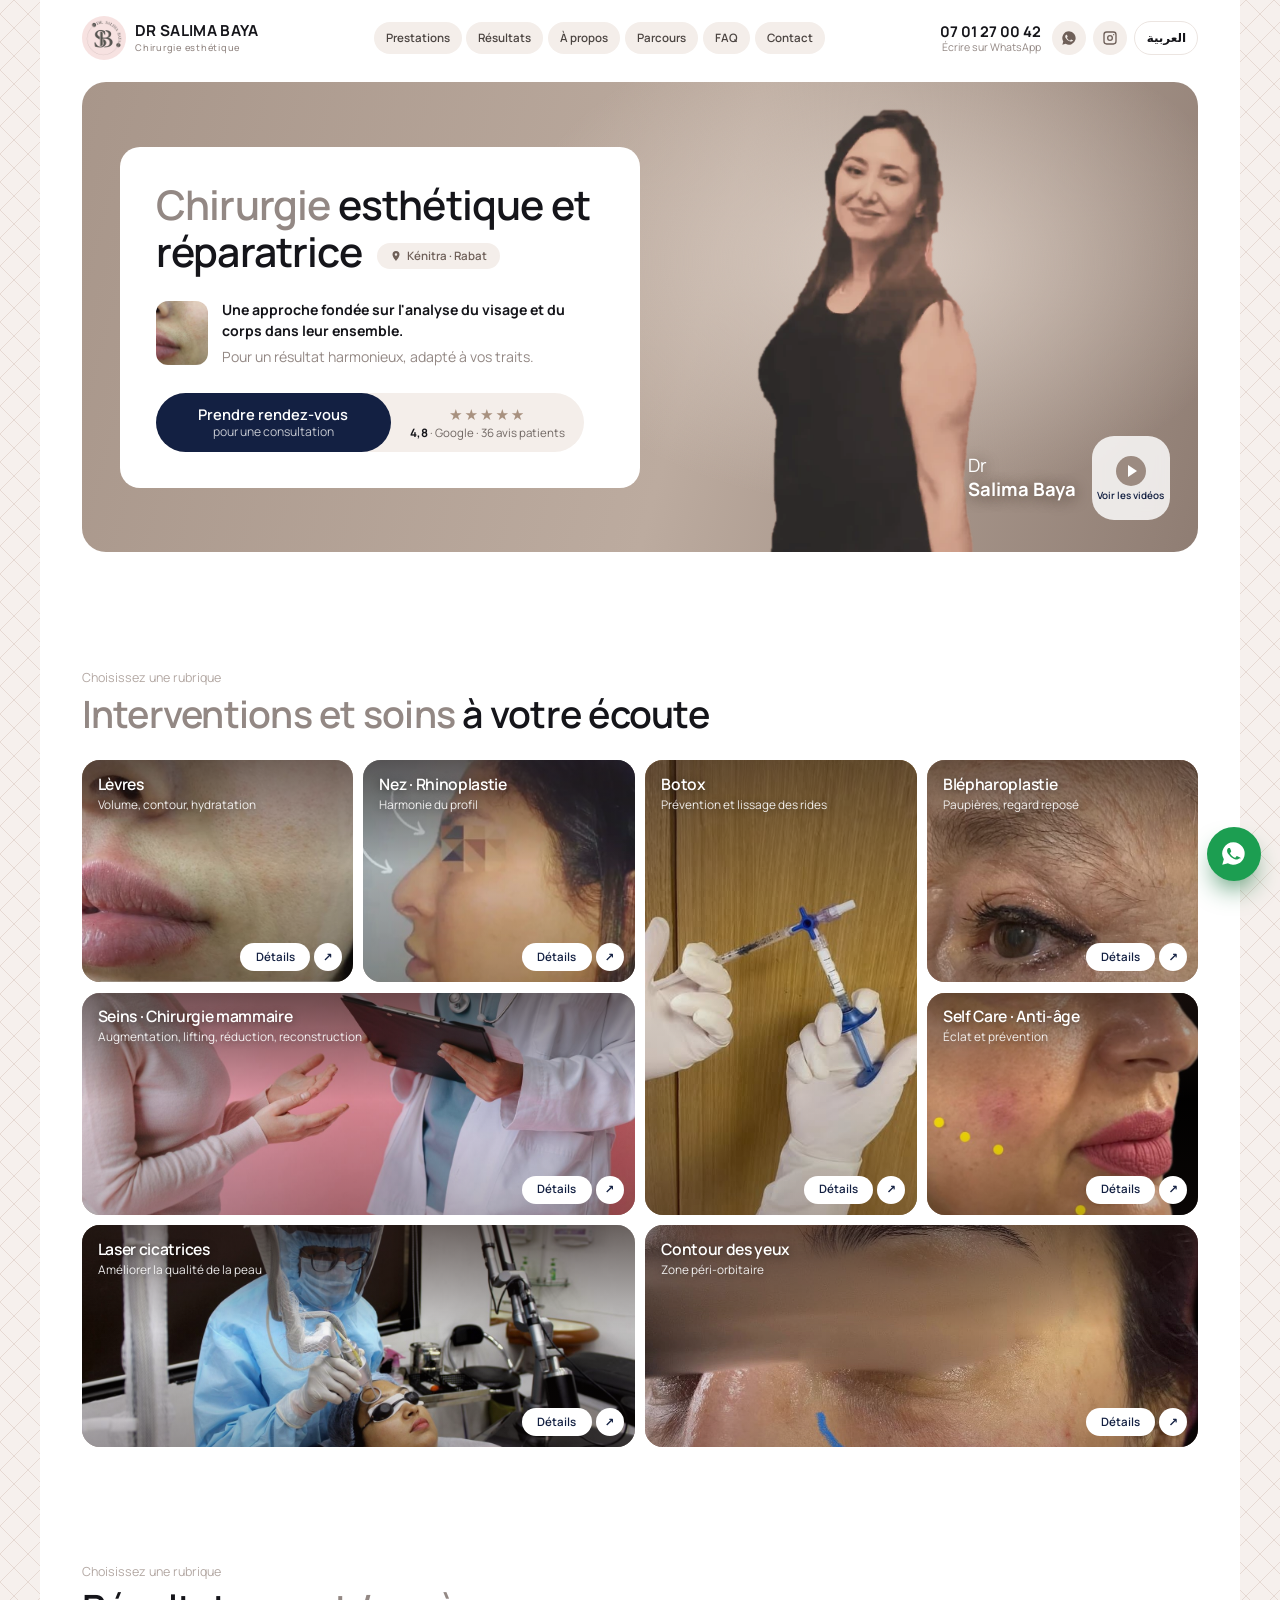
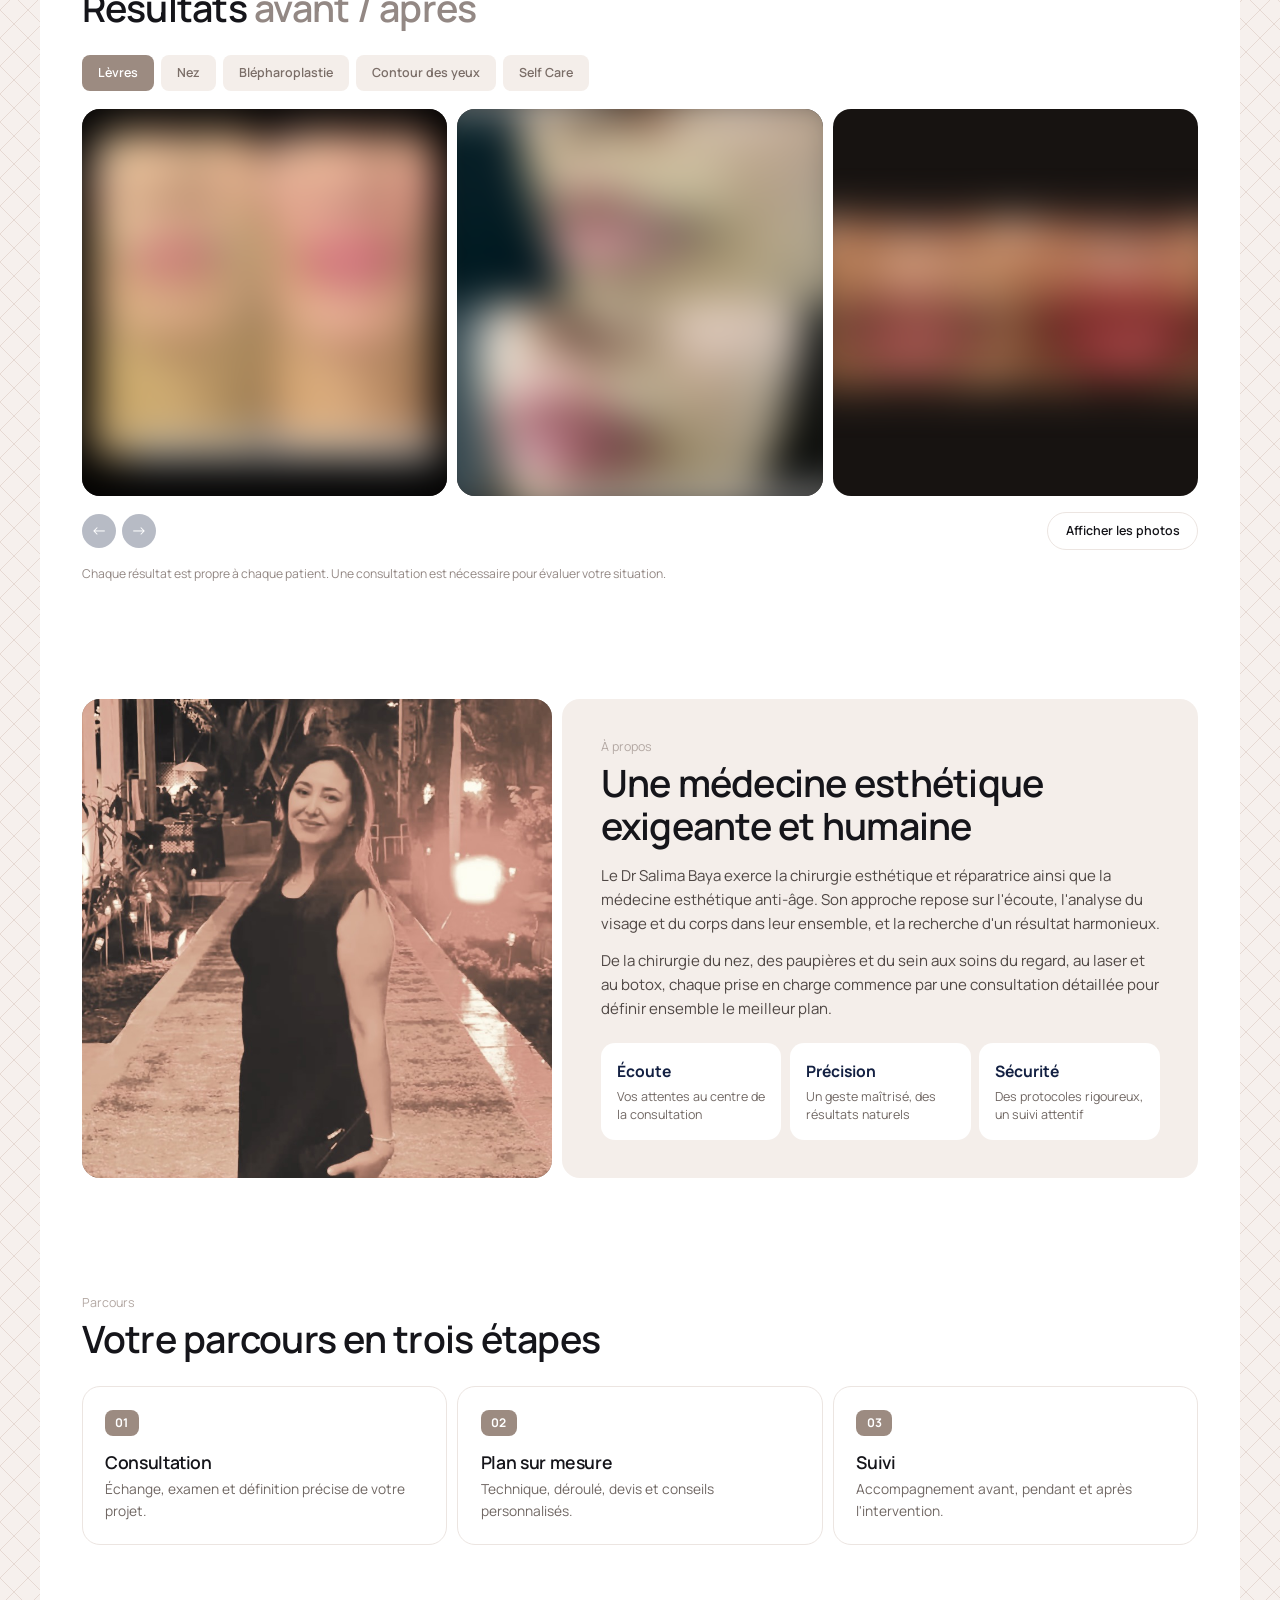
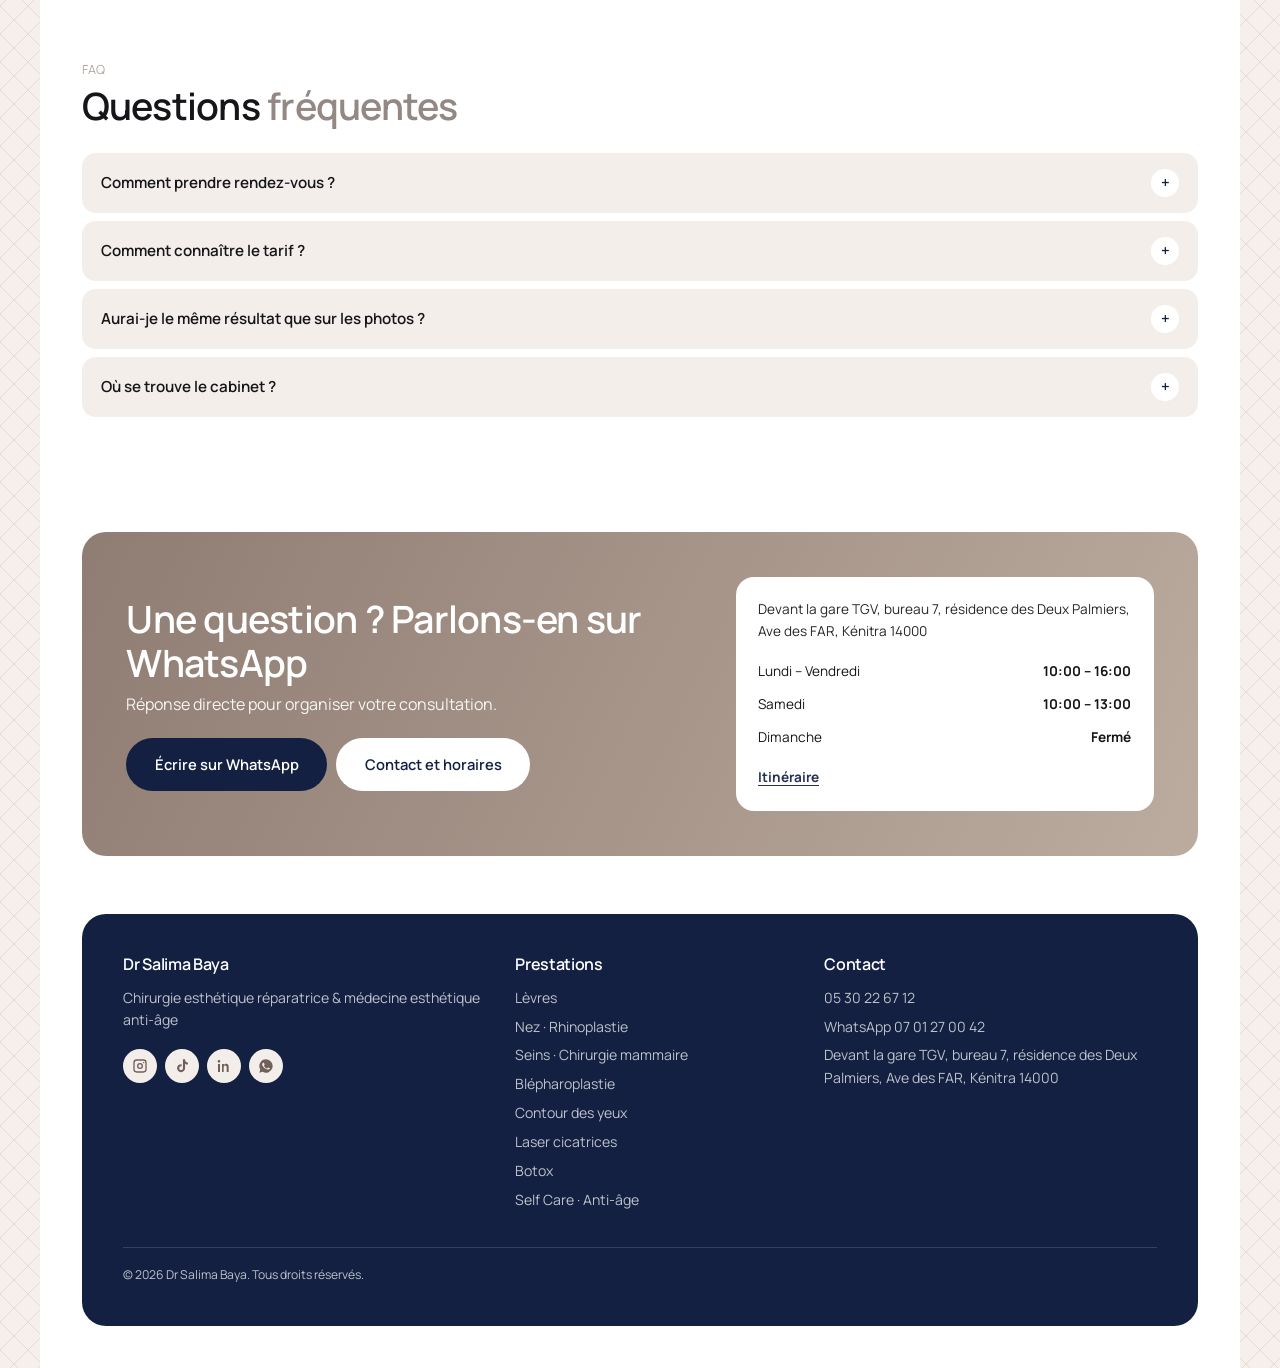
<file: index.html>
<!DOCTYPE html>
<html lang="fr" dir="ltr">
<head>
<meta charset="utf-8">
<meta name="viewport" content="width=device-width, initial-scale=1">
<title>Dr Salima Baya | Chirurgie esthétique &amp; médecine esthétique à Kénitra et Rabat</title>
<meta name="description" content="Dr Salima Baya, chirurgie esthétique réparatrice et médecine esthétique anti-âge à Kénitra et Rabat. Nez, seins, paupières, lèvres, botox, laser cicatrices. Prenez rendez-vous sur WhatsApp.">
<link rel="preconnect" href="https://fonts.googleapis.com">
<link rel="preconnect" href="https://fonts.gstatic.com" crossorigin>
<link href="https://fonts.googleapis.com/css2?family=Manrope:wght@400;500;600;700&family=Tajawal:wght@400;500;700&display=swap" rel="stylesheet">
<link rel="icon" type="image/jpeg" href="assets/logo.jpg">
<link rel="stylesheet" href="css/style.css?v=6">
<script type="application/ld+json">
{"@context":"https://schema.org","@type":"MedicalBusiness","name":"Dr Salima Baya – Chirurgie esthétique","telephone":"+212530226712","address":{"@type":"PostalAddress","streetAddress":"Devant la gare TGV, bureau 7, résidence des Deux Palmiers, Ave des FAR","addressLocality":"Kénitra","postalCode":"14000","addressCountry":"MA"},"geo":{"@type":"GeoCoordinates","latitude":34.2537592,"longitude":-6.5802756},"aggregateRating":{"@type":"AggregateRating","ratingValue":"4.8","reviewCount":"36"},"sameAs":["https://www.instagram.com/drsalimabaya/","https://www.tiktok.com/@dr.salimabaya.esthetique"]}
</script>
</head>
<body data-page="home">
<main>
  <section class="hero" id="top">
    <div class="container">
      <div class="hero-card">
        <div class="hero-visual">
          <img class="hero-doc" src="assets/doctor-cutout.webp" alt="Dr Salima Baya" width="318" height="937" fetchpriority="high">
          <div class="hero-name">
            <p data-i18n="hero.name"></p>
            <a class="play" href="https://www.tiktok.com/@dr.salimabaya.esthetique" target="_blank" rel="noopener"><i aria-hidden="true"></i><span data-i18n="hero.video"></span></a>
          </div>
        </div>
        <div class="hero-panel">
          <h1><span data-i18n="hero.title"></span> <span class="loc"><svg viewBox="0 0 24 24" aria-hidden="true"><path d="M12 2a7 7 0 0 0-7 7c0 5 7 13 7 13s7-8 7-13a7 7 0 0 0-7-7zm0 9.500A2.500 2.500 0 1 1 12 6.500a2.500 2.500 0 0 1 0 5z"/></svg><span data-i18n="stat.cities"></span></span></h1>
          <div class="hero-note">
            <img src="assets/cards/levres.jpg" alt="">
            <p><b data-i18n="hero.note1"></b><span data-i18n="hero.note2"></span></p>
          </div>
          <div class="hero-cta">
            <a class="btn btn-navy" data-wa href="#" target="_blank" rel="noopener"><span data-i18n="hero.cta1"></span><small data-i18n="hero.cta1s"></small></a>
            <div class="rating">
              <span class="stars" aria-hidden="true">★★★★★</span>
              <small><b>4,8</b> · Google · 36 <span data-i18n="stat.reviews"></span></small>
            </div>
          </div>
        </div>
      </div>
    </div>
  </section>

  <section id="services">
    <div class="container">
      <div class="sec-head rv">
        <span class="eyebrow" data-i18n="pick.eyebrow"></span>
        <h2 data-i18n="svc.title"></h2>
      </div>
      <div class="bento" id="svcGrid"></div>
    </div>
  </section>

  <section id="results">
    <div class="container rv">
      <div class="sec-head">
        <span class="eyebrow" data-i18n="pick.eyebrow"></span>
        <h2 data-i18n="res.title"></h2>
      </div>
      <div class="tabs" id="tabs" role="tablist"></div>
      <div class="slider veiled" id="slider" role="tabpanel"></div>
      <div class="res-bar">
        <div class="arrows">
          <button class="arrow" type="button" id="prev" aria-label="Précédent">←</button>
          <button class="arrow" type="button" id="next" aria-label="Suivant">→</button>
        </div>
        <button class="veil-btn" type="button" id="veilBtn"></button>
      </div>
      <p class="note" data-i18n="svc.page.note"></p>
    </div>
  </section>

  <section id="about">
    <div class="container about">
      <div class="portrait rv">
        <img src="assets/doctor-soft.jpg" alt="Dr Salima Baya" loading="lazy">
      </div>
      <div class="about-body rv">
        <span class="eyebrow" data-i18n="about.eyebrow"></span>
        <h2 data-i18n="about.title"></h2>
        <p data-i18n="about.p1"></p>
        <p data-i18n="about.p2"></p>
        <div class="values">
          <div class="value"><b data-i18n="about.v1"></b><span data-i18n="about.v1d"></span></div>
          <div class="value"><b data-i18n="about.v2"></b><span data-i18n="about.v2d"></span></div>
          <div class="value"><b data-i18n="about.v3"></b><span data-i18n="about.v3d"></span></div>
        </div>
      </div>
    </div>
  </section>

  <section id="steps">
    <div class="container">
      <div class="sec-head rv">
        <span class="eyebrow" data-i18n="steps.eyebrow"></span>
        <h2 data-i18n="steps.title"></h2>
      </div>
      <div class="steps">
        <div class="step rv"><h3 data-i18n="steps.1"></h3><p data-i18n="steps.1d"></p></div>
        <div class="step rv"><h3 data-i18n="steps.2"></h3><p data-i18n="steps.2d"></p></div>
        <div class="step rv"><h3 data-i18n="steps.3"></h3><p data-i18n="steps.3d"></p></div>
      </div>
    </div>
  </section>

  <section id="faq">
    <div class="container">
      <div class="sec-head rv">
        <span class="eyebrow" data-i18n="faq.eyebrow"></span>
        <h2 data-i18n="faq.title"></h2>
      </div>
      <div class="faq rv">
        <details><summary data-i18n="faq.q1"></summary><p data-i18n="faq.a1"></p></details>
        <details><summary data-i18n="faq.q2"></summary><p data-i18n="faq.a2"></p></details>
        <details><summary data-i18n="faq.q3"></summary><p data-i18n="faq.a3"></p></details>
        <details><summary data-i18n="faq.q4"></summary><p data-i18n="faq.a4"></p></details>
      </div>
    </div>
  </section>

  <section>
    <div class="container">
      <div class="cta-card rv">
        <div>
          <h2 data-i18n="cta.title"></h2>
          <p data-i18n="cta.sub"></p>
          <div class="actions">
            <a class="btn btn-navy" data-wa href="#" target="_blank" rel="noopener" data-i18n="cta.btn"></a>
            <a class="btn btn-light" href="contact.html" data-i18n="cta.contact"></a>
          </div>
        </div>
        <div class="cta-info">
          <p data-addr></p>
          <table class="hours" id="homeHours"></table>
          <p style="margin:.8rem 0 0"><a id="homeDir" target="_blank" rel="noopener" href="#" data-i18n="contact.dir"></a></p>
        </div>
      </div>
    </div>
  </section>
</main>
<script src="js/data.js?v=6"></script>
<script src="js/main.js?v=6"></script>
<script src="js/home.js?v=6"></script>
</body>
</html>
</file>
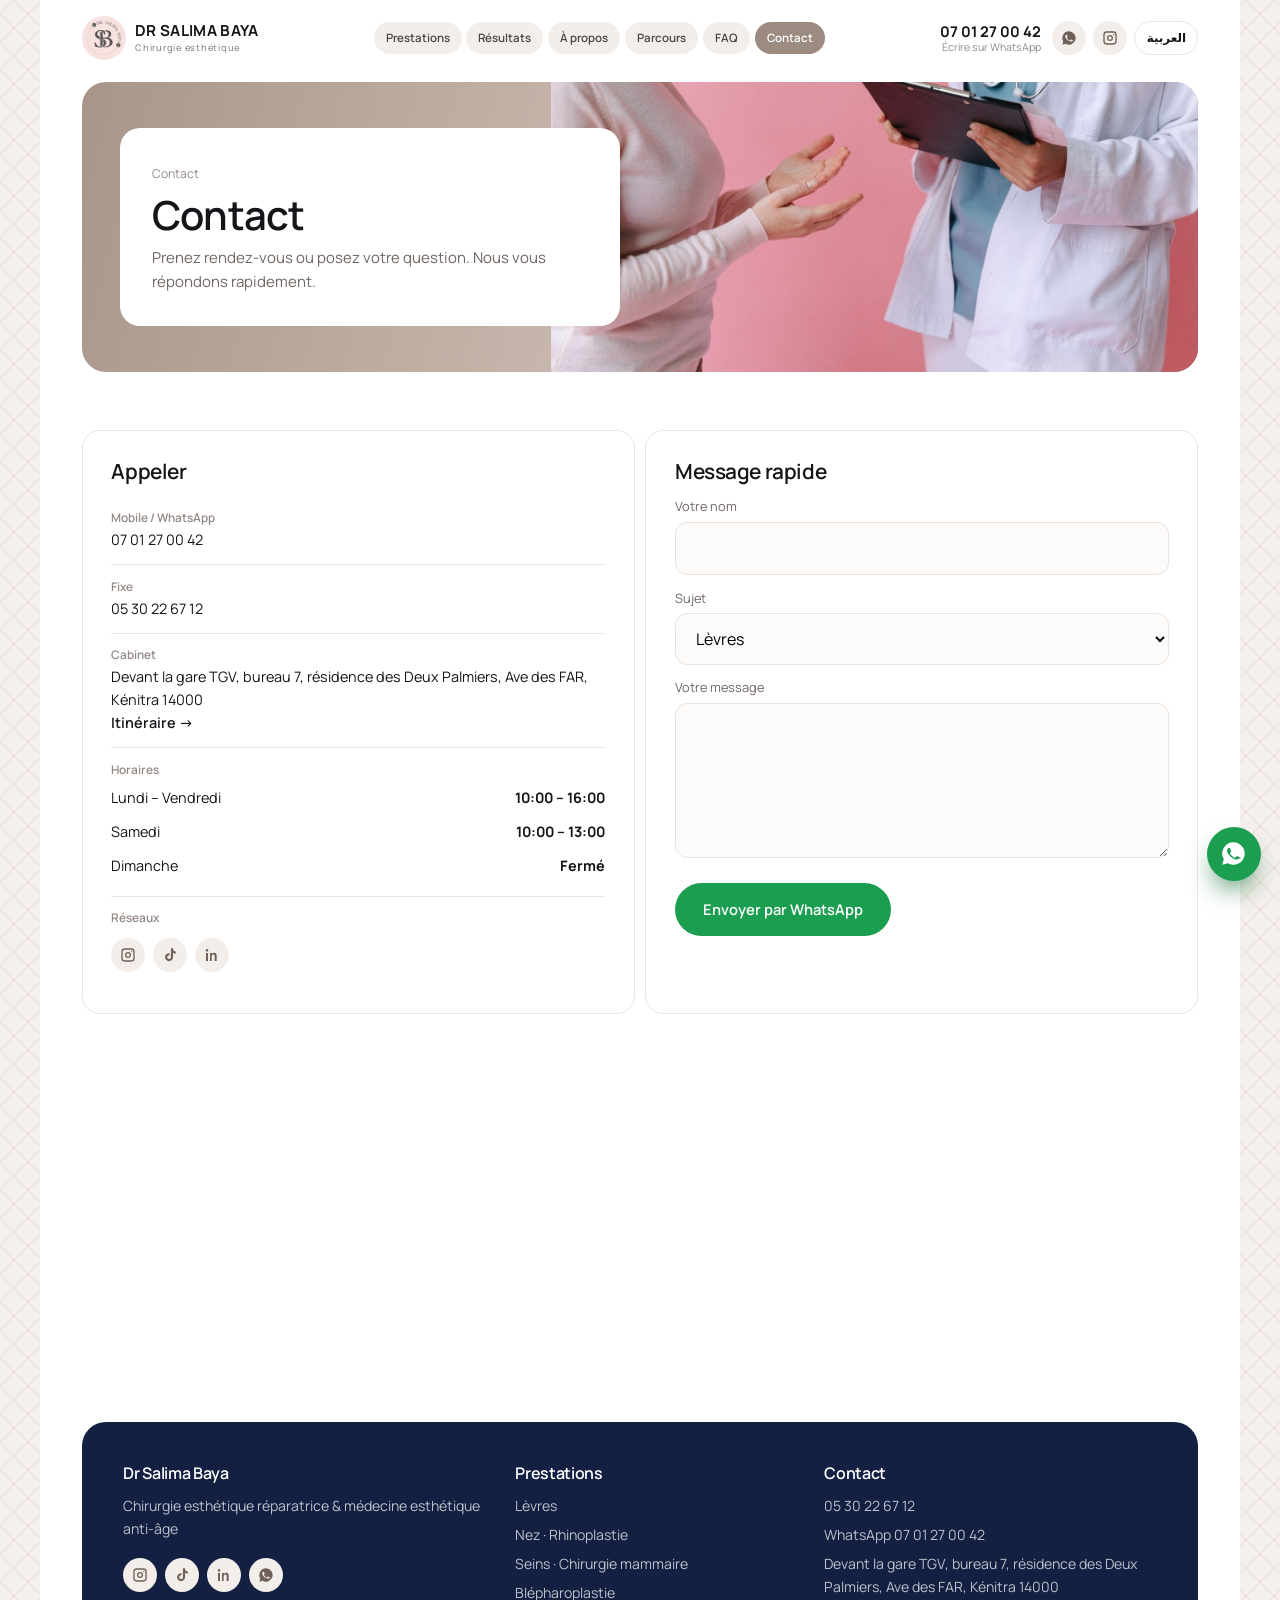
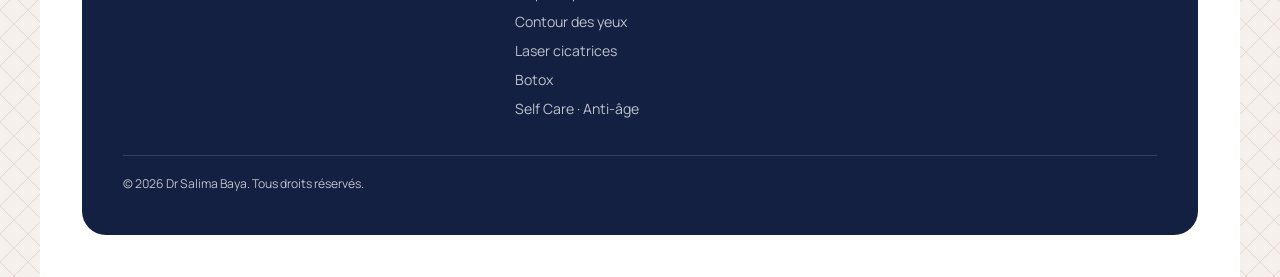
<file: contact.html>
<!DOCTYPE html>
<html lang="fr" dir="ltr">
<head>
<meta charset="utf-8">
<meta name="viewport" content="width=device-width, initial-scale=1">
<title>Contact | Dr Salima Baya – Kénitra</title>
<meta name="description" content="Contactez le cabinet du Dr Salima Baya à Kénitra : téléphone 05 30 22 67 12, WhatsApp 07 01 27 00 42, horaires et itinéraire.">
<link rel="preconnect" href="https://fonts.googleapis.com">
<link rel="preconnect" href="https://fonts.gstatic.com" crossorigin>
<link href="https://fonts.googleapis.com/css2?family=Manrope:wght@400;500;600;700&family=Tajawal:wght@400;500;700&display=swap" rel="stylesheet">
<link rel="icon" type="image/jpeg" href="assets/logo.jpg">
<link rel="stylesheet" href="css/style.css?v=6">
</head>
<body data-page="contact">
<main>
  <section class="page-hero">
    <div class="container">
      <div class="page-card">
        <img class="page-img" src="assets/cards/seins.jpg" alt="">
        <div class="page-panel">
          <span class="crumb" data-i18n="nav.contact"></span>
          <h1 data-i18n="contact.title"></h1>
          <p data-i18n="contact.sub"></p>
        </div>
      </div>
    </div>
  </section>

  <section>
    <div class="container">
      <div class="contact-grid">
        <div class="card rv">
          <h3 data-i18n="contact.call"></h3>
          <div class="info-row"><div><b data-i18n="contact.mobile"></b><a id="cWa" target="_blank" rel="noopener" href="#"></a></div></div>
          <div class="info-row"><div><b data-i18n="contact.fixed"></b><a id="cTel" href="#"></a></div></div>
          <div class="info-row"><div><b data-i18n="contact.addr"></b><span id="cAddr"></span><br>
            <a id="cDir" target="_blank" rel="noopener" href="#" style="color:var(--rose);font-weight:600"></a></div></div>
          <div class="info-row"><div style="width:100%"><b data-i18n="contact.hours"></b><table class="hours" id="cHours"></table></div></div>
          <div class="info-row"><div><b data-i18n="contact.social"></b>
            <div class="socials" id="cSocial" style="margin-top:.6rem"></div></div></div>
        </div>

        <div class="card rv">
          <h3 data-i18n="form.title"></h3>
          <form id="quick">
            <label for="fName" data-i18n="form.name"></label>
            <input id="fName" required maxlength="80" autocomplete="name">
            <label for="fTopic" data-i18n="form.topic"></label>
            <select id="fTopic"></select>
            <label for="fMsg" data-i18n="form.msg"></label>
            <textarea id="fMsg" rows="5" maxlength="600"></textarea>
            <button class="btn btn-wa" type="submit"><span data-i18n="form.send"></span></button>
          </form>
        </div>
      </div>
      <iframe class="map rv" id="map" title="Map" loading="lazy" referrerpolicy="no-referrer-when-downgrade"></iframe>
    </div>
  </section>
</main>
<script src="js/data.js?v=6"></script>
<script src="js/main.js?v=6"></script>
<script>
(function () {
  var S = SITE;
  document.getElementById("map").src = S.mapsEmbed;
  var wa = document.getElementById("cWa"); wa.textContent = S.whatsappDisplay;
  var tel = document.getElementById("cTel"); tel.textContent = S.phoneDisplay; tel.href = "tel:" + S.phone;
  var dir = document.getElementById("cDir"); dir.href = S.mapsLink;
  var soc = document.getElementById("cSocial");
  [["ig", S.instagram, "Instagram"], ["tt", S.tiktok, "TikTok"], ["in", S.linkedin, "LinkedIn"]].forEach(function (x) {
    var a = document.createElement("a");
    a.className = "round";
    a.href = x[1]; a.target = "_blank"; a.rel = "noopener"; a.setAttribute("aria-label", x[2]);
    a.innerHTML = DR.ICON[x[0]];
    soc.appendChild(a);
  });

  function render() {
    var l = DR.lang();
    wa.href = DR.waLink();
    document.getElementById("cAddr").textContent = S.address[l];
    dir.textContent = DR.t("contact.dir") + " →";
    DR.fillHours(document.getElementById("cHours"));
    var sel = document.getElementById("fTopic"), cur = sel.value; sel.innerHTML = "";
    SERVICES.forEach(function (s) { var o = document.createElement("option"); o.value = s[l].name; o.textContent = s[l].name; sel.appendChild(o); });
    var o = document.createElement("option"); o.value = DR.t("form.other"); o.textContent = DR.t("form.other"); sel.appendChild(o);
    if (cur) sel.value = cur;
  }
  document.addEventListener("langchange", render);
  render();

  document.getElementById("quick").addEventListener("submit", function (e) {
    e.preventDefault();
    var l = DR.lang(), n = document.getElementById("fName").value.trim(),
        t = document.getElementById("fTopic").value, m = document.getElementById("fMsg").value.trim();
    var txt = l === "ar"
      ? "مرحباً دكتورة بايا،\nاسمي: " + n + "\nالموضوع: " + t + (m ? "\n" + m : "")
      : "Bonjour Dr Baya,\nJe m'appelle " + n + ".\nSujet : " + t + (m ? "\n" + m : "");
    window.open(DR.waLink(txt), "_blank", "noopener");
  });
})();
</script>
</body>
</html>
</file>
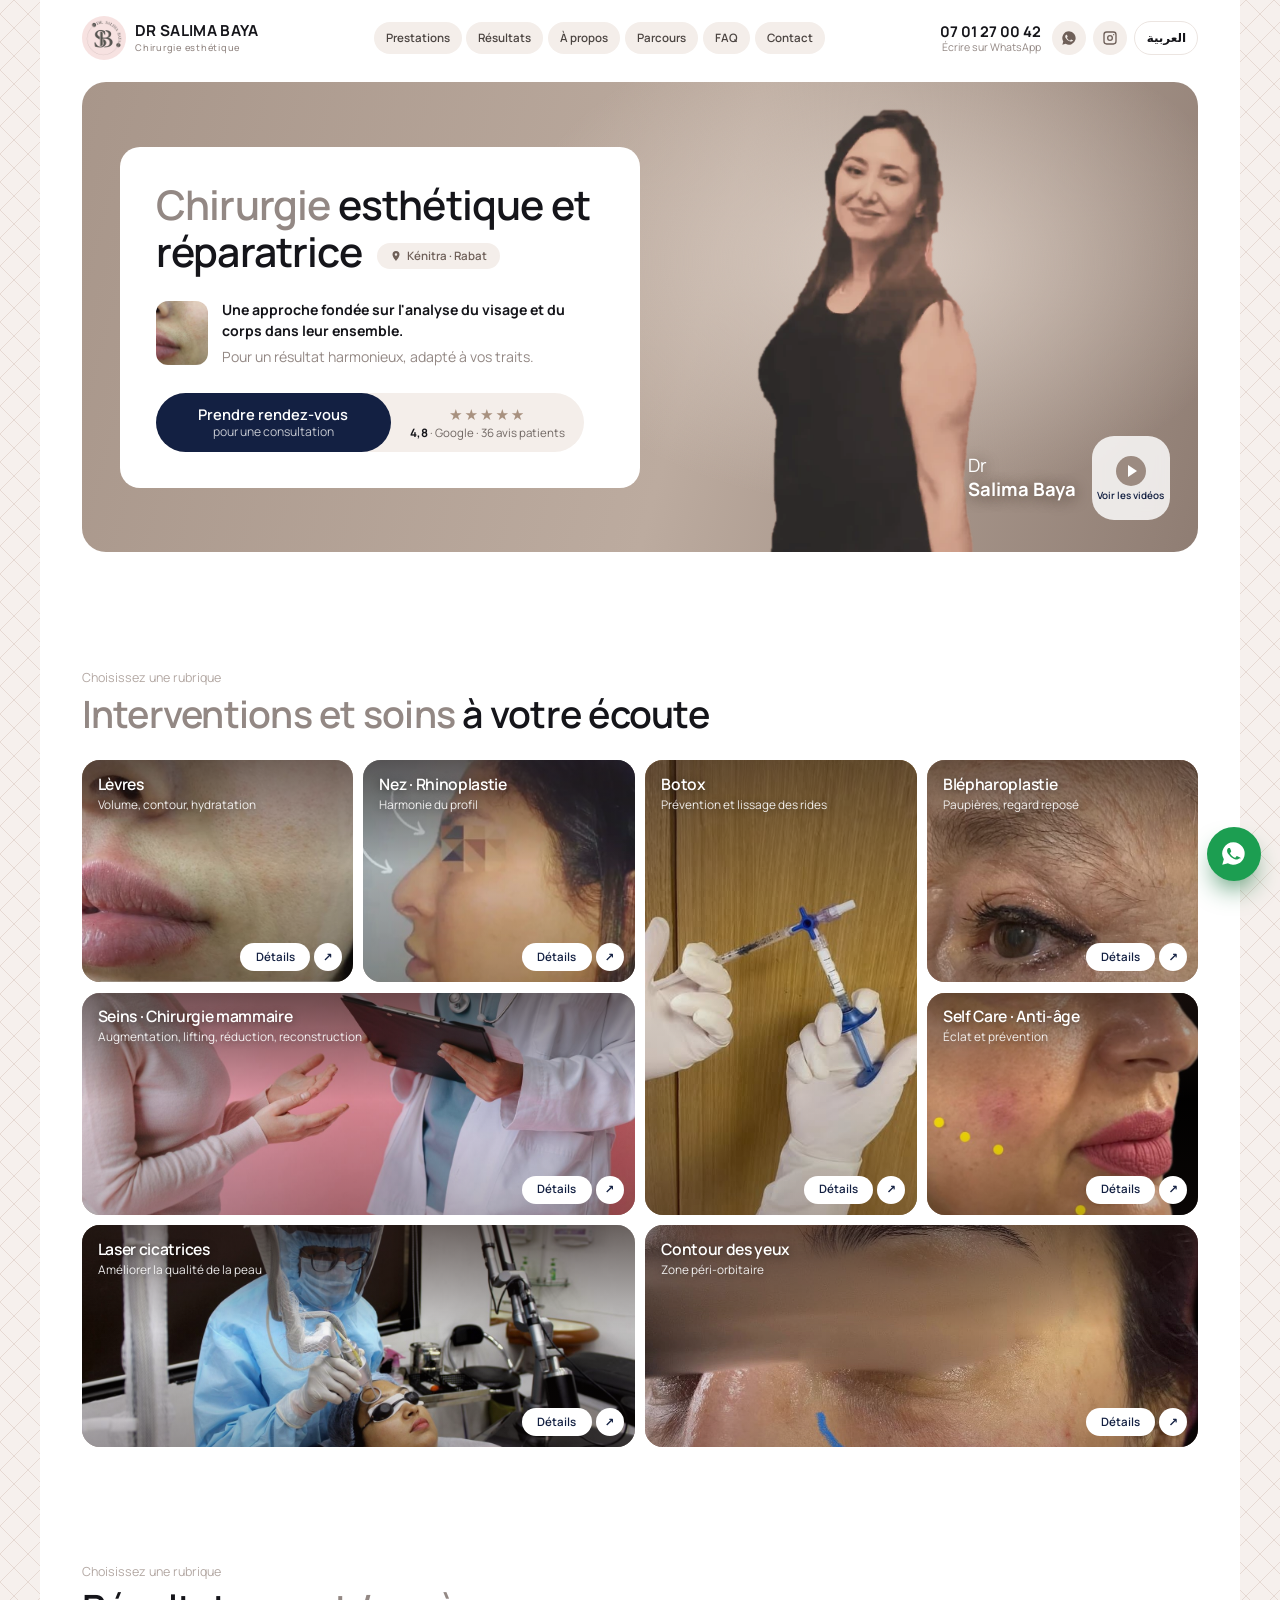
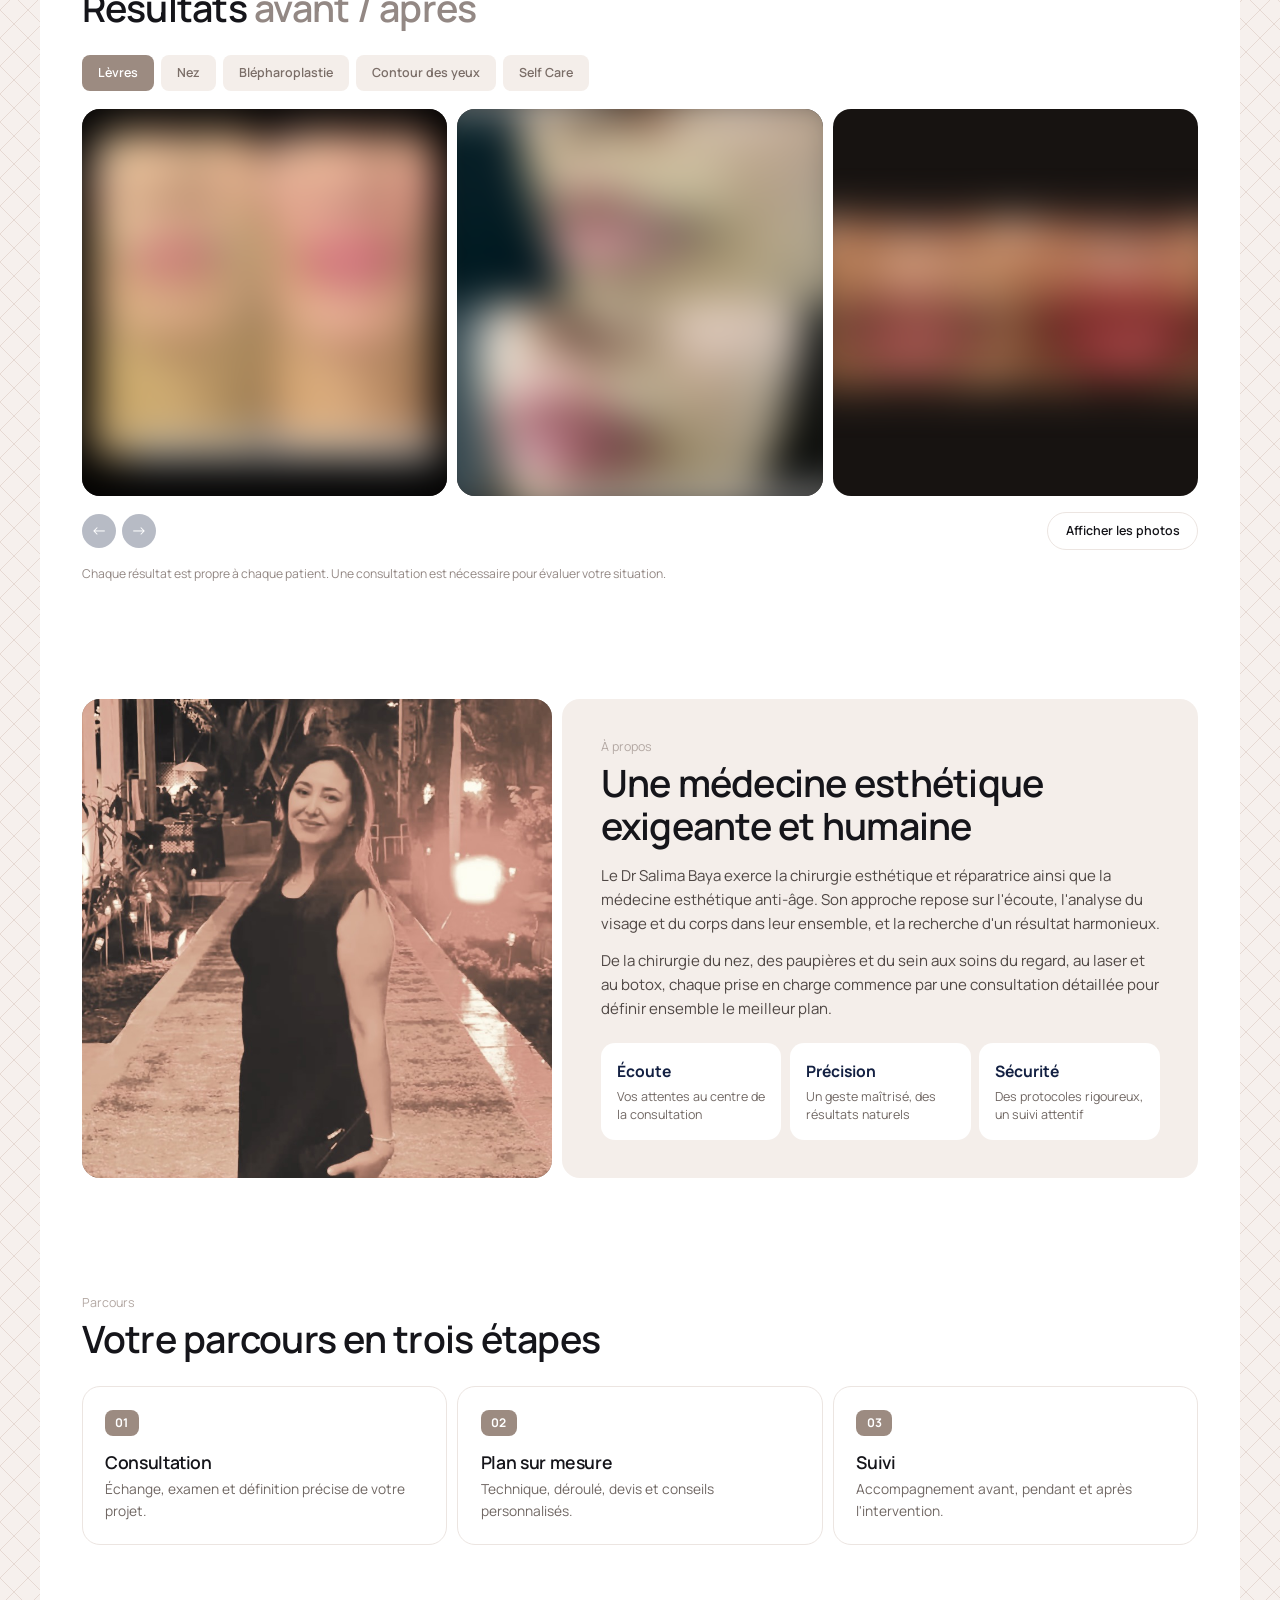
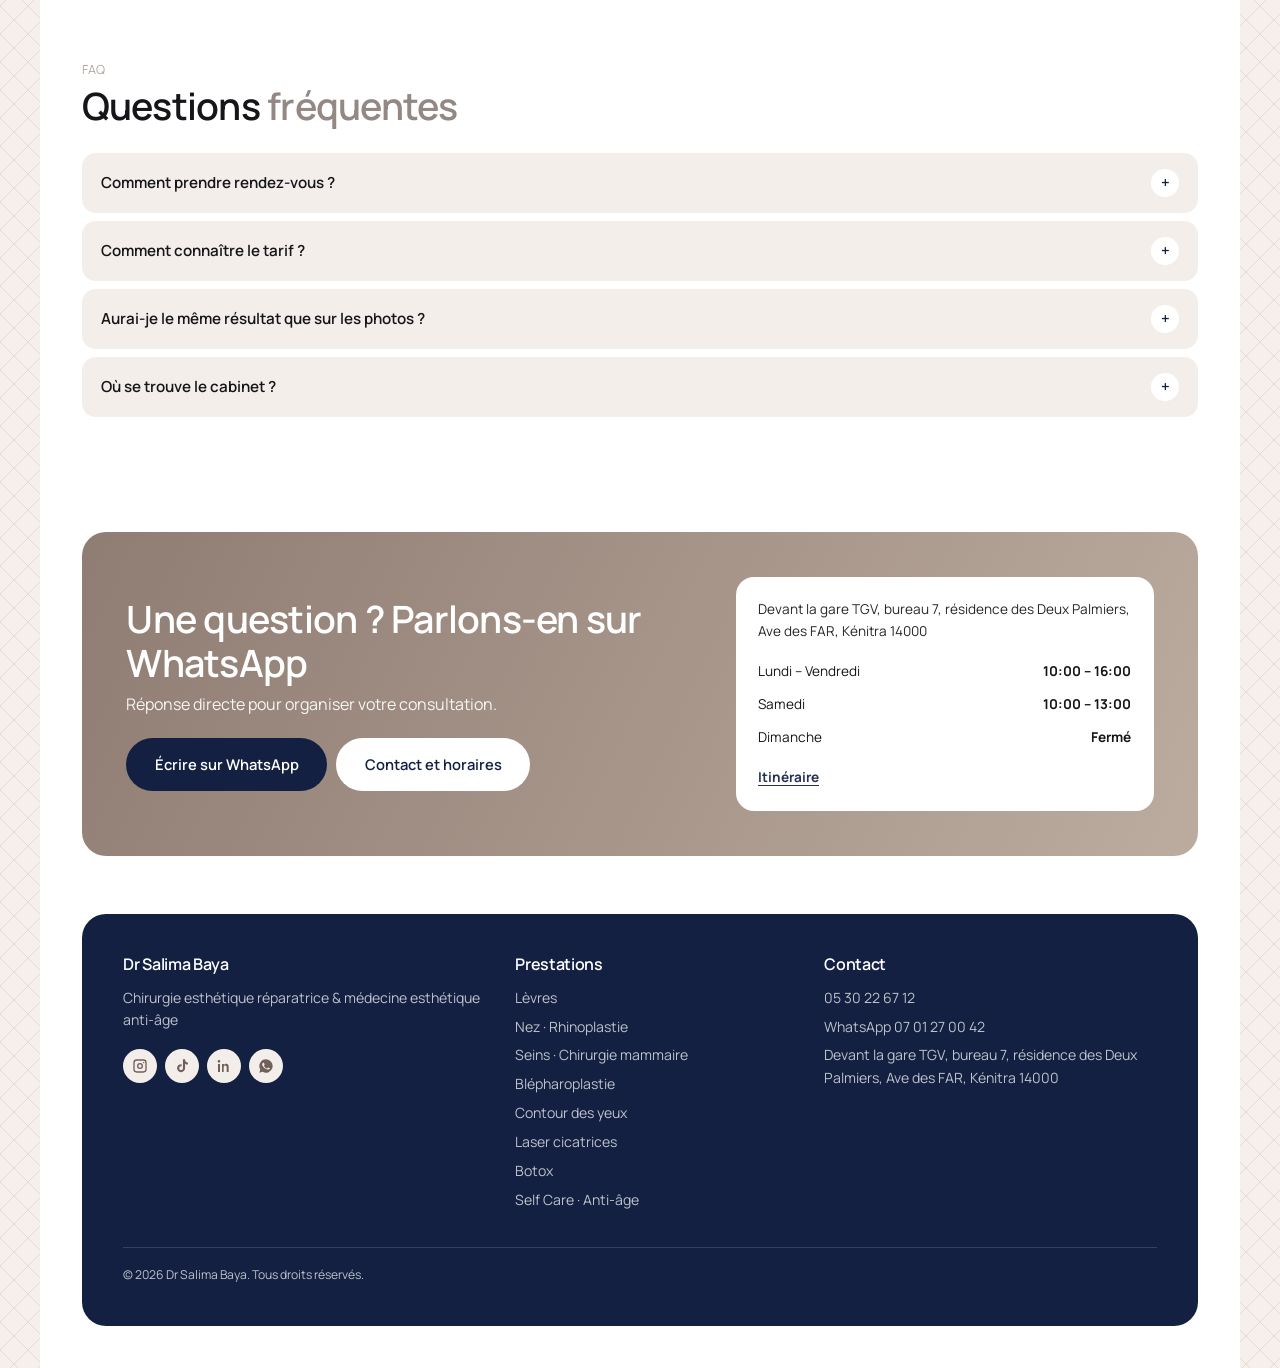
<file: service.html>
<!DOCTYPE html>
<html lang="fr" dir="ltr">
<head>
<meta charset="utf-8">
<meta name="viewport" content="width=device-width, initial-scale=1">
<title>Prestation | Dr Salima Baya</title>
<link rel="preconnect" href="https://fonts.googleapis.com">
<link rel="preconnect" href="https://fonts.gstatic.com" crossorigin>
<link href="https://fonts.googleapis.com/css2?family=Manrope:wght@400;500;600;700&family=Tajawal:wght@400;500;700&display=swap" rel="stylesheet">
<link rel="icon" type="image/jpeg" href="assets/logo.jpg">
<link rel="stylesheet" href="css/style.css?v=6">
</head>
<body data-page="services">
<main>
  <section class="page-hero">
    <div class="container">
      <div class="page-card">
        <img class="page-img" id="pimg" alt="">
        <div class="page-panel">
          <div class="crumb"><a href="index.html#services" data-i18n="svc.page.back"></a> / <span id="crumbName"></span></div>
          <h1 id="svcName"></h1>
          <p id="svcTag"></p>
        </div>
      </div>
    </div>
  </section>

  <section>
    <div class="container svc-layout">
      <div>
        <span class="eyebrow" data-i18n="svc.page.about"></span>
        <h2 id="svcIntroTitle"></h2>
        <p id="svcIntro"></p>
        <h3 data-i18n="svc.page.pts"></h3>
        <ul id="svcPoints"></ul>

        <h3 data-i18n="svc.page.work"></h3>
        <div class="gallery" id="gallery"></div>
        <div class="empty-work" id="emptyWork" hidden>
          <p data-i18n="svc.page.workEmpty"></p>
          <a class="btn btn-rose" href="https://www.instagram.com/drsalimabaya/" target="_blank" rel="noopener" data-i18n="svc.page.insta"></a>
        </div>
        <p class="note" data-i18n="svc.page.note"></p>

        <h3 data-i18n="svc.page.other"></h3>
        <div class="other-grid" id="others"></div>
      </div>
      <aside class="aside-card">
        <h3 data-i18n="svc.page.ask"></h3>
        <p data-i18n="cta.sub"></p>
        <a class="btn btn-wa" id="waAsk" href="#" target="_blank" rel="noopener"><span data-i18n="cta.btn"></span></a>
      </aside>
    </div>
  </section>
</main>
<script src="js/data.js?v=6"></script>
<script src="js/main.js?v=6"></script>
<script>
(function () {
  var slug = new URLSearchParams(location.search).get("s");
  var idx = SERVICES.findIndex(function (s) { return s.slug === slug; });
  if (idx < 0) { location.replace("index.html#services"); return; }
  var svc = SERVICES[idx];
  document.getElementById("pimg").src = "assets/cards/" + slug + ".jpg";

  var gallery = document.getElementById("gallery");
  var photos = (WORK[slug] || []).slice();
  /* The syringe and product shots are not before/after results, so they only show here */
  if (slug === "botox") photos.push("assets/work/botox-1.jpg");
  if (slug === "self-care") photos.push("assets/work/self-care-3.jpg");
  var list = photos.map(function (src, i) { return { src: src, alt: svc.fr.name + " " + (i + 1) }; });
  list.forEach(function (item, i) { gallery.appendChild(DR.shot(item, function () { DR.lightbox(list, i); })); });
  document.getElementById("emptyWork").hidden = list.length > 0;

  function render() {
    var l = DR.lang(), d = svc[l];
    document.title = d.name + " | Dr Salima Baya";
    document.getElementById("svcName").textContent = d.name;
    document.getElementById("crumbName").textContent = d.name;
    document.getElementById("svcTag").textContent = d.tag;
    document.getElementById("svcIntroTitle").textContent = d.name;
    document.getElementById("svcIntro").textContent = d.intro;
    var ul = document.getElementById("svcPoints");
    ul.innerHTML = "";
    d.points.forEach(function (p) { var li = document.createElement("li"); li.textContent = p; ul.appendChild(li); });
    var ot = document.getElementById("others");
    ot.innerHTML = "";
    SERVICES.forEach(function (s) {
      if (s.slug === slug) return;
      var a = document.createElement("a");
      a.className = "chip"; a.href = "service.html?s=" + s.slug; a.textContent = s[l].name;
      ot.appendChild(a);
    });
    var msg = l === "ar"
      ? "مرحباً دكتورة بايا، أرغب في استشارة بخصوص: " + d.name
      : "Bonjour Dr Baya, je souhaite une consultation concernant : " + d.name;
    document.getElementById("waAsk").href = DR.waLink(msg);
  }
  document.addEventListener("langchange", render);
  render();
})();
</script>
</body>
</html>
</file>
<file: css/style.css>
:root{
  --navy:#132042; --navy-deep:#0b142c; --taupe:#9c8b81; --taupe-dark:#6f6059; --beige:#f4eeea; --beige-2:#ebe2dc;
  --ink:#15151a; --grey:#938884; --muted:#706763; --line:#ece5e1; --star:#a8917f;
  --sans:"Manrope","Segoe UI",system-ui,sans-serif;
  --radius:18px; --pad:clamp(1rem,3.4vw,2.6rem); --ease:cubic-bezier(.22,.8,.2,1);
}
html[lang="ar"]{--sans:"Tajawal",system-ui,sans-serif}
*{box-sizing:border-box;margin:0;padding:0}
[hidden]{display:none!important}
html{scroll-behavior:smooth;scroll-padding-top:90px}
body{font-family:var(--sans);color:var(--ink);line-height:1.6;-webkit-font-smoothing:antialiased;background-color:#f6f0ed;
  background-image:url("data:image/svg+xml,%3Csvg xmlns='http://www.w3.org/2000/svg' width='28' height='28'%3E%3Cpath d='M14 0L28 14 14 28 0 14Z' fill='none' stroke='%23e6d9d3' stroke-width='1'/%3E%3C/svg%3E")}
img{max-width:100%;display:block}
a{color:inherit;text-decoration:none}
button{font:inherit;color:inherit;cursor:pointer}
:focus-visible{outline:2px solid var(--navy);outline-offset:3px}

/* The white "sheet" that holds the whole site */
.site-header,main,.site-footer{width:min(1200px,100%);margin-inline:auto;background:#fff}
main{overflow:hidden}
.container{width:100%;padding-inline:var(--pad)}
section{padding-block:clamp(2.2rem,4.5vw,3.6rem)}
h1,h2,h3,h4{font-weight:600;line-height:1.15;letter-spacing:-.02em}
html[lang="ar"] :is(h1,h2,h3,h4){letter-spacing:0;line-height:1.4}
h2{font-size:clamp(1.6rem,3.2vw,2.35rem)}
h1 em,h2 em{font-style:normal;color:var(--grey)}
.eyebrow{display:block;font-size:.78rem;color:#b3a8a3;margin-bottom:.25rem}
.sec-head{margin-bottom:1.6rem}
.sec-head p{color:var(--muted);max-width:560px;margin-top:.4rem;font-size:.95rem}

/* Buttons */
.btn{display:inline-flex;align-items:center;justify-content:center;gap:.6rem;padding:.85rem 1.7rem;border-radius:999px;border:1px solid transparent;font-weight:600;font-size:.92rem;cursor:pointer;transition:transform .35s var(--ease),background .3s,box-shadow .3s}
.btn:hover{transform:translateY(-2px)}
.btn-navy{background:var(--navy);color:#fff}
.btn-navy:hover{background:var(--navy-deep);box-shadow:0 14px 28px -14px var(--navy)}
.btn-light{background:#fff;color:var(--navy)}
.btn-wa{background:#1c9e51;color:#fff}
.btn-wa:hover{background:#157c3f}

/* Header */
.site-header{position:sticky;top:0;z-index:50;transition:box-shadow .3s}
.site-header.solid{box-shadow:0 14px 26px -22px rgba(40,25,20,.5)}
.nav{display:flex;align-items:center;justify-content:space-between;gap:.8rem;min-height:76px}
.logo{display:flex;align-items:center;gap:.6rem;flex:none}
.logo-img{width:44px;height:44px;border-radius:50%;object-fit:cover}
.logo-txt{display:flex;flex-direction:column;line-height:1.1;font-size:.95rem;font-weight:700;text-transform:uppercase;letter-spacing:.02em}
.logo small{font-size:.58rem;font-weight:500;color:var(--grey);text-transform:none;letter-spacing:.08em;margin-top:.2rem}
html[lang="ar"] .logo small{letter-spacing:0;font-size:.72rem}
.nav-links{display:flex;list-style:none;gap:.3rem;align-items:center}
.nav-links a{display:block;font-size:.72rem;font-weight:600;color:#4b4441;background:var(--beige);padding:.42rem .75rem;border-radius:999px;white-space:nowrap;transition:background .25s,color .25s}
html[lang="ar"] .nav-links a{font-size:.84rem}
.nav-links a:hover,.nav-links a.active{background:var(--taupe);color:#fff}
.head-end{display:flex;align-items:center;gap:.45rem;flex:none}
.head-phone{display:flex;flex-direction:column;line-height:1.25;text-align:end;margin-inline-end:.25rem}
.head-phone b{font-size:.92rem;direction:ltr;unicode-bidi:isolate}
.head-phone span{font-size:.66rem;color:var(--grey)}
.round{width:34px;height:34px;border-radius:50%;background:var(--beige);display:grid;place-items:center;flex:none;transition:background .25s,transform .3s var(--ease)}
.round svg{width:16px;height:16px;fill:var(--taupe-dark);transition:fill .25s}
.round:hover{background:var(--navy);transform:translateY(-2px)}
.round:hover svg{fill:#fff}
.lang-btn{height:34px;border:1px solid var(--line);background:#fff;border-radius:999px;padding:0 .7rem;font-size:.75rem;font-weight:700}
.lang-btn:hover{border-color:var(--navy)}
.burger{display:none;width:34px;height:34px;background:var(--beige);border:0;border-radius:50%;position:relative;flex:none}
.burger span{position:absolute;left:9px;width:16px;height:2px;background:var(--ink);transition:.3s var(--ease)}
.burger span:nth-child(1){top:11px}.burger span:nth-child(2){top:16px}.burger span:nth-child(3){top:21px}
.burger.open span:nth-child(1){top:16px;transform:rotate(45deg)}
.burger.open span:nth-child(2){opacity:0}
.burger.open span:nth-child(3){top:16px;transform:rotate(-45deg)}

/* Hero */
.hero{padding-top:.4rem}
.hero-card{position:relative;display:flex;align-items:center;min-height:470px;border-radius:24px;overflow:hidden;isolation:isolate;padding:clamp(1rem,3vw,2.6rem);
  background:radial-gradient(48% 75% at 72% 38%,#d9cbc1 0%,transparent 70%),linear-gradient(105deg,#a8968a,#bcab9f 55%,#8f7d73)}
html[dir="rtl"] .hero-card{background:radial-gradient(48% 75% at 28% 38%,#d9cbc1 0%,transparent 70%),linear-gradient(255deg,#a8968a,#bcab9f 55%,#8f7d73)}
.hero-panel{background:#fff;border-radius:20px;padding:clamp(1.3rem,2.8vw,2.3rem);width:min(520px,54%);position:relative;z-index:2}
.hero h1{font-size:clamp(1.75rem,3.5vw,2.55rem)}
.loc{display:inline-flex;align-items:center;gap:.35rem;vertical-align:middle;margin-inline-start:.5rem;background:var(--beige);color:var(--taupe-dark);border-radius:999px;padding:.35rem .8rem;font-size:.72rem;font-weight:600;letter-spacing:0;line-height:1.3}
.loc svg{width:12px;height:12px;fill:currentColor}
.hero-note{display:flex;gap:.9rem;align-items:center;margin:1.4rem 0 1.6rem}
.hero-note img{width:52px;height:64px;object-fit:cover;border-radius:12px;flex:none}
.hero-note p{font-size:.88rem;line-height:1.5}
.hero-note span{display:block;color:var(--grey);margin-top:.35rem}
.hero-cta{display:inline-flex;flex-wrap:wrap;align-items:center;gap:.4rem;background:var(--beige);border-radius:999px;padding-inline-end:1.2rem}
.hero-cta .btn{flex-direction:column;gap:0;line-height:1.3;padding:.7rem 2.6rem}
.hero-cta .btn small{font-weight:400;font-size:.76rem;opacity:.75}
.rating{display:flex;flex-direction:column;align-items:center;line-height:1.2;padding-inline-start:.8rem}
.stars{font-size:.95rem;letter-spacing:.12em;direction:ltr;background:linear-gradient(90deg,var(--star) 96%,#d8cec8 96%);-webkit-background-clip:text;background-clip:text;color:transparent}
.rating small{font-size:.72rem;color:var(--muted);margin-top:.15rem}
.rating small b{color:var(--ink)}
.hero-doc{position:absolute;z-index:1;top:22px;inset-inline-end:19%;height:150%;width:auto;max-width:none;
  -webkit-mask-image:linear-gradient(#000 82%,transparent 99%);mask-image:linear-gradient(#000 82%,transparent 99%)}
.hero-name{position:absolute;z-index:3;bottom:2rem;inset-inline-end:1.8rem;display:flex;align-items:center;gap:1rem;color:#fff;text-shadow:0 2px 14px rgba(45,30,22,.65)}
.hero-name p{font-size:1.15rem;line-height:1.3}
.hero-name p b{display:block}
.play{display:flex;flex-direction:column;align-items:center;justify-content:center;gap:.2rem;width:78px;height:84px;border-radius:22px;background:rgba(255,255,255,.82);backdrop-filter:blur(6px);color:var(--navy);text-shadow:none;font-size:.62rem;font-weight:600;text-align:center;line-height:1.25;padding:.3rem;transition:transform .35s var(--ease),background .3s}
.play:hover{transform:translateY(-4px);background:#fff}
.play i{width:30px;height:30px;border-radius:50%;background:var(--taupe);display:grid;place-items:center}
.play i::before{content:"";border-block:6px solid transparent;border-left:9px solid #fff;margin-left:3px}

/* Bento grid of services */
.bento{display:grid;grid-template-columns:repeat(4,minmax(0,1fr));grid-auto-rows:222px;gap:.65rem;
  grid-template-areas:"a b c d" "e e c f" "g g h h"}
.tile{position:relative;overflow:hidden;border-radius:var(--radius);isolation:isolate;color:#fff;background:var(--taupe);transition:box-shadow .4s,transform .45s var(--ease)}
.tile img{position:absolute;inset:0;width:100%;height:100%;object-fit:cover;z-index:-2;transition:transform .8s var(--ease)}
.tile::after{content:"";position:absolute;inset:0;z-index:-1;background:linear-gradient(180deg,rgba(35,22,18,.6),rgba(35,22,18,.04) 48%,rgba(35,22,18,.28))}
.tile:hover{transform:translateY(-4px);box-shadow:0 22px 34px -22px rgba(50,30,20,.65)}
.tile:hover img{transform:scale(1.06)}
.tile h3{font-size:.98rem;padding:.9rem 1rem 0;text-shadow:0 1px 8px rgba(0,0,0,.45)}
.tile h3 + p{font-size:.74rem;padding:.2rem 1rem 0;opacity:.9;text-shadow:0 1px 8px rgba(0,0,0,.5)}
.more{position:absolute;bottom:.7rem;inset-inline-end:.7rem;display:flex;gap:.25rem;align-items:center}
.more span,.more i{background:#fff;color:var(--navy);height:28px;border-radius:999px;display:grid;place-items:center;font-style:normal;font-size:.72rem;font-weight:600;transition:background .3s,color .3s}
.more span{padding:0 .95rem}
.more i{width:28px}
html[dir="rtl"] .more i{transform:scaleX(-1)}
.tile:hover .more i{background:var(--navy);color:#fff}
.tile-levres{grid-area:a}
.tile-nez{grid-area:b}.tile-nez img{object-position:30% 30%}
.tile-botox{grid-area:c}
.tile-blepharoplastie{grid-area:d}.tile-blepharoplastie img{object-position:56% center}
.tile-seins{grid-area:e}.tile-seins img{object-position:center 30%}
.tile-self-care{grid-area:f}.tile-self-care img{object-position:60% center}
.tile-laser-cicatrices{grid-area:g}.tile-laser-cicatrices img{object-position:center 38%}
.tile-peri-orbitaire{grid-area:h}.tile-peri-orbitaire img{object-position:center 72%}

/* Results */
.tabs{display:flex;flex-wrap:wrap;gap:.45rem;margin-bottom:1.1rem}
.tab{border:0;background:var(--beige);color:#7b6e68;border-radius:8px;padding:.5rem 1rem;font-size:.78rem;font-weight:600;transition:background .25s,color .25s}
.tab:hover{background:var(--beige-2)}
.tab[aria-selected="true"]{background:var(--taupe);color:#fff}
.slider{display:grid;grid-auto-flow:column;grid-auto-columns:calc((100% - 1.3rem)/3);gap:.65rem;overflow-x:auto;scroll-snap-type:x mandatory;scrollbar-width:none}
.slider::-webkit-scrollbar{display:none}
.shot{scroll-snap-align:start;aspect-ratio:1/1.06;border:0;border-radius:var(--radius);overflow:hidden;background:#171311;padding:0;position:relative}
.shot img{width:100%;height:100%;object-fit:contain;transition:filter .5s,transform .7s var(--ease)}
.shot:hover img{transform:scale(1.04)}
.veiled .shot img{filter:blur(18px);transform:scale(1.15)}
.res-bar{display:flex;align-items:center;justify-content:space-between;flex-wrap:wrap;gap:.8rem;margin-top:1rem}
.arrows{display:flex;gap:.4rem}
.arrow{width:34px;height:34px;border-radius:50%;border:0;background:var(--navy);color:#fff;display:grid;place-items:center;font-size:1rem;transition:opacity .3s,transform .3s var(--ease)}
.arrow:hover{transform:translateY(-2px)}
.arrow:disabled{opacity:.3;cursor:default;transform:none}
html[dir="rtl"] .arrow{transform:scaleX(-1)}
.veil-btn{border:1px solid var(--line);background:#fff;border-radius:999px;padding:.5rem 1.1rem;font-size:.78rem;font-weight:600}
.veil-btn:hover{border-color:var(--navy)}
.res-bar .arrows{order:-1}
.note{font-size:.76rem;color:var(--grey);margin-top:.9rem}

/* Lightbox */
.lightbox{position:fixed;inset:0;z-index:100;width:100%;height:100%;max-width:none;max-height:none;border:0;padding:3.5rem 1rem;background:rgba(14,12,14,.94)}
.lightbox[open]{display:grid;place-items:center}
.lightbox img{max-width:100%;max-height:calc(100vh - 7rem);border-radius:12px}
.lightbox button{position:absolute;width:44px;height:44px;border-radius:50%;border:0;background:rgba(255,255,255,.92);color:var(--navy);font-size:1.3rem;line-height:1}
.lb-close{top:1rem;right:1rem}
.lb-prev{left:1rem;bottom:1rem}.lb-next{right:1rem;bottom:1rem}

/* About */
.about{display:grid;grid-template-columns:.85fr 1.15fr;gap:.65rem}
.portrait{position:relative;border-radius:var(--radius);overflow:hidden;min-height:430px;background:var(--taupe)}
.portrait img{position:absolute;inset:0;width:100%;height:100%;object-fit:cover;object-position:center 18%}
.about-body{background:var(--beige);border-radius:var(--radius);padding:clamp(1.4rem,3vw,2.4rem)}
.about-body h2{margin-bottom:1rem}
.about-body > p{color:#4f4744;margin-bottom:.8rem;font-size:.94rem}
.values{display:grid;grid-template-columns:repeat(3,1fr);gap:.55rem;margin-top:1.4rem}
.value{background:#fff;border-radius:14px;padding:1rem}
.value b{display:block;font-size:.98rem;color:var(--navy);margin-bottom:.2rem}
.value span{display:block;font-size:.78rem;color:var(--muted);line-height:1.45}

/* Steps */
.steps{display:grid;grid-template-columns:repeat(3,1fr);gap:.65rem;counter-reset:s}
.step{counter-increment:s;border:1px solid var(--line);border-radius:var(--radius);padding:1.4rem}
.step::before{content:"0" counter(s);display:inline-block;background:var(--taupe);color:#fff;border-radius:8px;font-size:.75rem;font-weight:700;padding:.2rem .65rem;margin-bottom:1rem}
.step h3{font-size:1.1rem;margin-bottom:.35rem}
.step p{font-size:.86rem;color:var(--muted)}

/* FAQ */
.faq{display:grid;gap:.5rem}
.faq details{background:var(--beige);border-radius:14px;padding:0 1.2rem}
.faq summary{list-style:none;cursor:pointer;display:flex;justify-content:space-between;align-items:center;gap:1rem;padding:1rem 0;font-weight:600;font-size:.95rem}
.faq summary::-webkit-details-marker{display:none}
.faq summary::after{content:"+";flex:none;width:28px;height:28px;border-radius:50%;background:#fff;display:grid;place-items:center;color:var(--navy);transition:transform .3s var(--ease)}
.faq details[open] summary::after{transform:rotate(45deg)}
.faq p{padding:0 0 1.1rem;color:var(--muted);font-size:.9rem;max-width:720px}

/* Call to action */
.cta-card{border-radius:24px;padding:clamp(1.6rem,4vw,2.8rem);background:linear-gradient(115deg,#8f7d73,#bcab9f);color:#fff;display:grid;grid-template-columns:1.4fr 1fr;gap:1.5rem;align-items:center}
.cta-card h2{margin-bottom:.5rem}
.cta-card > div > p{opacity:.92}
.cta-card .actions{display:flex;flex-wrap:wrap;gap:.6rem;margin-top:1.3rem}
.cta-info{background:#fff;color:var(--ink);border-radius:var(--radius);padding:1.4rem;font-size:.85rem}
.cta-info p{margin-bottom:.8rem}
.cta-info a{font-weight:700;color:var(--navy);text-decoration:underline;text-underline-offset:3px}

/* Footer */
.site-footer{padding-bottom:var(--pad)}
.foot{background:var(--navy);color:rgba(255,255,255,.72);border-radius:24px;padding:clamp(1.6rem,4vw,2.6rem);font-size:.88rem}
.foot-grid{display:grid;grid-template-columns:1.3fr 1fr 1.2fr;gap:2rem;padding-bottom:1.8rem;border-bottom:1px solid rgba(255,255,255,.14)}
.foot h4{color:#fff;font-size:1rem;margin-bottom:.8rem}
.foot li{list-style:none;margin-bottom:.4rem}
.foot a:hover{color:#fff;text-decoration:underline}
.socials{display:flex;gap:.5rem;margin-top:1.1rem}
.socials .round:hover{background:#fff}
.socials .round:hover svg{fill:var(--navy)}
.foot-bottom{padding-top:1.1rem;font-size:.76rem}
a[href^="tel:"]:not(.btn),#cWa{direction:ltr;unicode-bidi:isolate;display:inline-block}

/* Floating WhatsApp + mobile bar */
.fab{position:fixed;bottom:1.2rem;inset-inline-end:1.2rem;z-index:60;width:54px;height:54px;border-radius:50%;background:#1c9e51;display:grid;place-items:center;box-shadow:0 14px 28px -10px #14713a;transition:transform .35s var(--ease)}
.fab:hover{transform:scale(1.08)}
.fab svg{width:27px;height:27px;fill:#fff}
.mobile-bar{display:none}

/* Inner pages */
.page-hero{padding-top:.4rem;padding-bottom:0}
.page-card{position:relative;overflow:hidden;border-radius:24px;min-height:290px;display:flex;align-items:center;padding:clamp(1rem,3vw,2.4rem);background:linear-gradient(105deg,#a8968a,#cdbdb2 55%,#8f7d73)}
.page-card .page-img{position:absolute;top:0;bottom:0;inset-inline-end:0;width:58%;height:100%;object-fit:cover}
.page-panel{position:relative;background:#fff;border-radius:20px;padding:clamp(1.3rem,2.8vw,2rem);width:min(500px,56%)}
.page-panel h1{font-size:clamp(1.7rem,3.6vw,2.5rem);margin:.4rem 0 .5rem}
.page-panel p{color:var(--muted);font-size:.94rem}
.crumb{font-size:.76rem;color:var(--grey)}
.crumb a:hover{color:var(--navy)}
.svc-layout{display:grid;grid-template-columns:minmax(0,1.55fr) minmax(0,1fr);gap:2rem}
.svc-layout h3{font-size:1.3rem;margin:2.2rem 0 .9rem}
.svc-layout h2{margin-bottom:.7rem}
#svcPoints{list-style:none;display:grid;grid-template-columns:1fr 1fr;gap:.55rem}
#svcPoints li{background:var(--beige);border-radius:14px;padding:.9rem 1.1rem;font-size:.88rem}
.gallery{display:grid;grid-template-columns:repeat(auto-fill,minmax(min(220px,100%),1fr));gap:.65rem}
.gallery .shot{width:100%}
.empty-work{background:var(--beige);border-radius:var(--radius);padding:2rem;text-align:center}
.empty-work p{max-width:460px;margin:0 auto 1.1rem;color:var(--muted)}
.other-grid{display:flex;flex-wrap:wrap;gap:.45rem}
.chip{background:var(--beige);border-radius:8px;padding:.5rem 1rem;font-size:.8rem;font-weight:600;color:#6f625c;transition:background .25s,color .25s}
.chip:hover{background:var(--taupe);color:#fff}
.aside-card{position:sticky;top:96px;align-self:start;background:var(--navy);color:#fff;border-radius:var(--radius);padding:1.7rem}
.aside-card h3{margin:0 0 .5rem}
.aside-card p{color:rgba(255,255,255,.75);font-size:.9rem;margin-bottom:1.2rem}
.aside-card .btn{width:100%}

/* Contact */
.contact-grid{display:grid;grid-template-columns:1fr 1fr;gap:.65rem}
.card{border:1px solid var(--line);border-radius:var(--radius);padding:clamp(1.2rem,3vw,1.8rem)}
.card h3{font-size:1.3rem;margin-bottom:.8rem}
.info-row{padding:.8rem 0;border-bottom:1px solid var(--line);font-size:.9rem}
.info-row:last-child{border:0}
.info-row b{display:block;font-size:.74rem;color:var(--grey);font-weight:600}
#cDir{color:var(--navy);font-weight:700}
.hours{width:100%;border-collapse:collapse}
.hours td{padding:.35rem 0}
.hours td:last-child{text-align:end;font-weight:700}
.map{display:block;border:0;width:100%;height:340px;border-radius:var(--radius);margin-top:.65rem}
form label{display:block;font-size:.8rem;color:var(--muted);margin:.8rem 0 .3rem}
form input,form select,form textarea{width:100%;padding:.8rem 1rem;border:1px solid var(--beige-2);border-radius:12px;font:inherit;background:#fdfbfa}
form input:focus,form select:focus,form textarea:focus{outline:0;border-color:var(--navy);box-shadow:0 0 0 3px rgba(19,32,66,.14)}
form button{margin-top:1.1rem}

/* Reveal */
.rv{opacity:0;transform:translateY(22px);transition:opacity .7s var(--ease),transform .7s var(--ease)}
.rv.in{opacity:1;transform:none}
@media(prefers-reduced-motion:reduce){html{scroll-behavior:auto}*{animation:none!important;transition:none!important}.rv{opacity:1;transform:none}}

/* Responsive */
@media(max-width:1180px){
  .head-phone{display:none}
}
@media(max-width:1020px){
  .burger{display:block}
  .nav-links{position:absolute;top:100%;inset-inline:var(--pad);flex-direction:column;align-items:stretch;gap:.4rem;background:#fff;border-radius:var(--radius);padding:.8rem;box-shadow:0 26px 50px -20px rgba(40,25,20,.45);display:none}
  .nav-links.open{display:flex}
  .nav-links a{font-size:.9rem;padding:.7rem 1rem;text-align:center}
}
@media(max-width:900px){
  .bento{grid-template-columns:repeat(2,minmax(0,1fr));grid-auto-rows:200px;grid-template-areas:"a c" "b c" "e e" "d f" "g g" "h h"}
  .about,.svc-layout,.contact-grid,.cta-card,.foot-grid{grid-template-columns:1fr}
  .steps{grid-template-columns:1fr}
  .slider{grid-auto-columns:calc((100% - .65rem)/2)}
  .aside-card{position:static}
}
@media(max-width:760px){
  .hero-card{display:block;padding:0;min-height:0}
  .hero-visual{position:relative;height:400px;overflow:hidden}
  .hero-doc{top:14px;inset-inline-end:auto;left:50%;transform:translateX(-50%);height:160%}
  .hero-name{bottom:1rem;inset-inline:1rem;justify-content:space-between}
  .hero-panel{width:auto;margin:0 .6rem .6rem}
  .loc{margin:.6rem 0 0;display:flex;width:max-content}
  .hero-cta{display:flex;flex-direction:column;background:none;padding:0;gap:.7rem}
  .hero-cta .btn{width:100%}
  .page-card{display:block;padding:0}
  .page-card .page-img{position:static;width:100%;height:220px}
  .page-panel{width:auto;margin:.6rem}
  #svcPoints{grid-template-columns:1fr}
}
@media(max-width:640px){
  .nav{min-height:64px}
  .head-end .round{display:none}
  .values{grid-template-columns:1fr}
  .slider{grid-auto-columns:84%}
  .fab{display:none}
  body{padding-bottom:68px}
  .mobile-bar{display:grid;grid-template-columns:1fr 1.4fr;gap:.5rem;position:fixed;bottom:0;inset-inline:0;z-index:60;background:#fff;padding:.6rem .8rem;box-shadow:0 -12px 26px -18px rgba(40,25,20,.5)}
  .mobile-bar .btn{padding:.7rem}
}
@media(max-width:430px){
  .logo-txt{font-size:.8rem}
  .bento{grid-auto-rows:180px;gap:.5rem}
  .tile h3{font-size:.86rem;padding:.7rem .75rem 0}
  .tile h3 + p{display:none}
  .more span{display:none}
}
</file>
